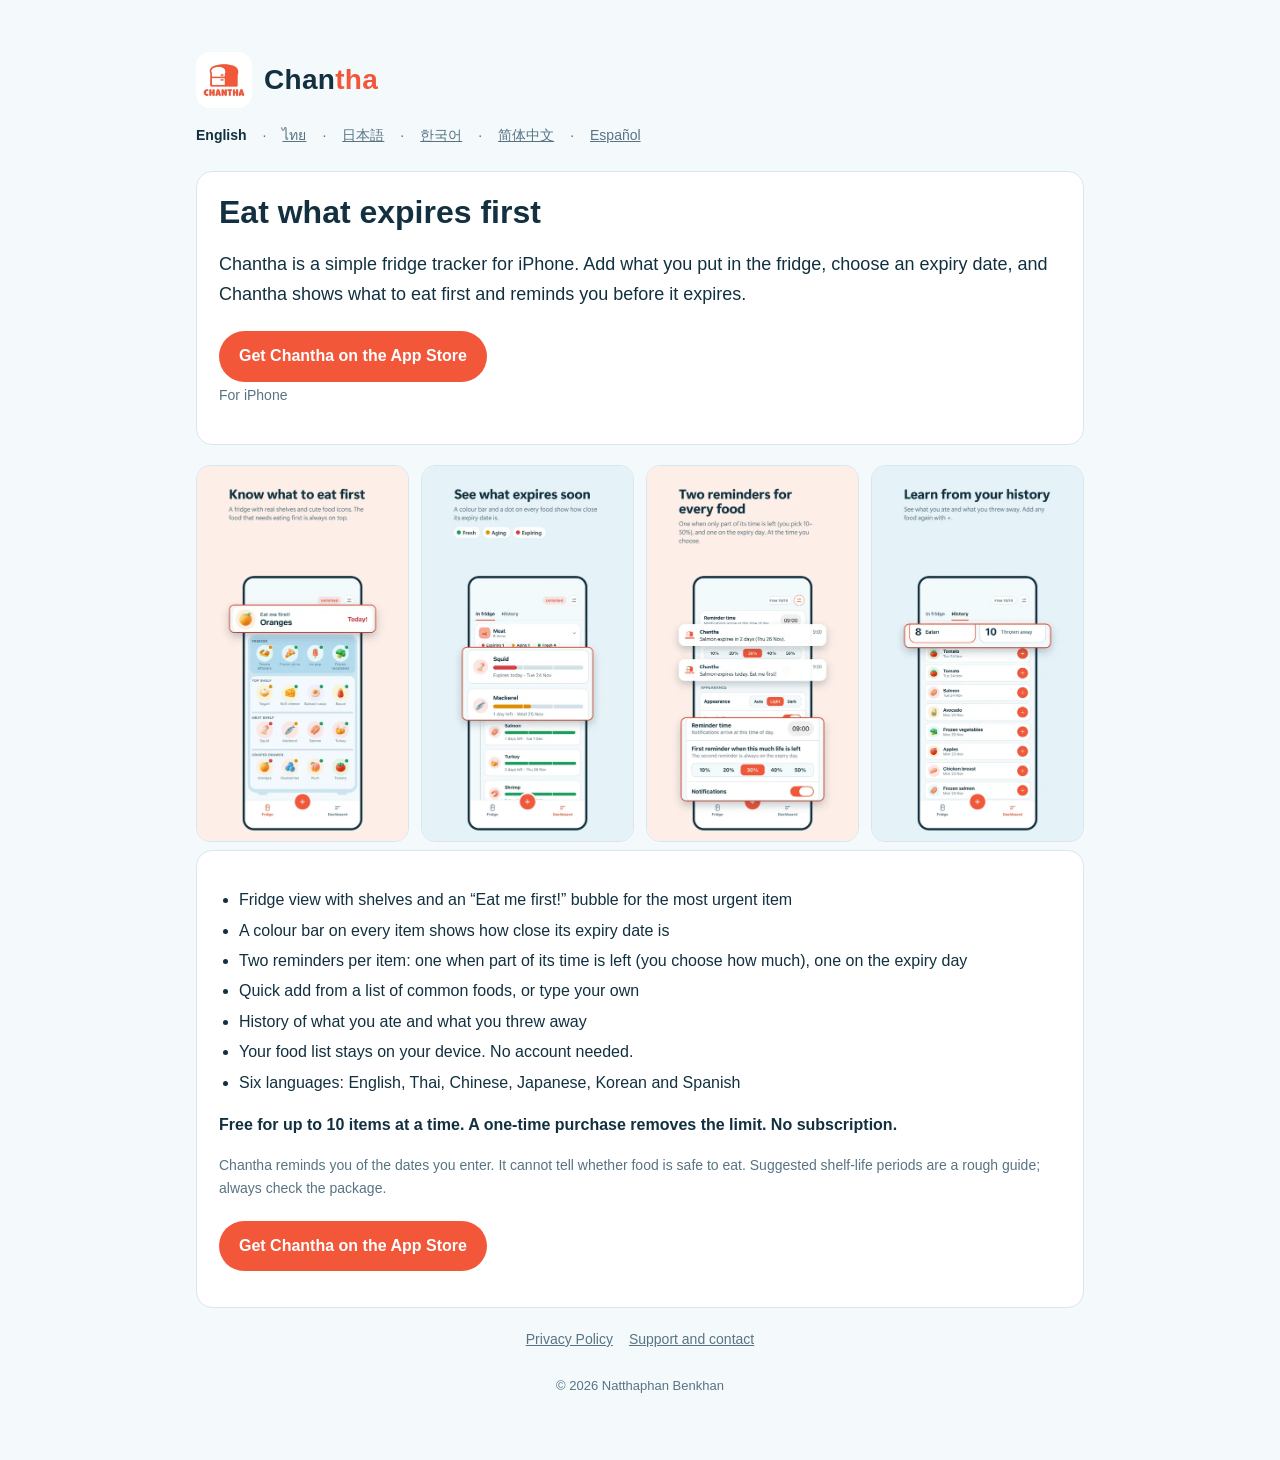
<file: index.html>
<!doctype html>
<html lang="en">
<head>
<meta charset="utf-8">
<meta name="viewport" content="width=device-width, initial-scale=1">
<title>Chantha – Food expiry reminder app for your fridge</title>
<meta name="description" content="Track the food in your fridge, see what to eat first and get two reminders before it expires. No account. Free for 10 items.">
<link rel="canonical" href="https://plainvvnl.github.io/chantha-legal/">
<link rel="alternate" hreflang="en" href="https://plainvvnl.github.io/chantha-legal/">
<link rel="alternate" hreflang="th" href="https://plainvvnl.github.io/chantha-legal/th/">
<link rel="alternate" hreflang="ja" href="https://plainvvnl.github.io/chantha-legal/ja/">
<link rel="alternate" hreflang="ko" href="https://plainvvnl.github.io/chantha-legal/ko/">
<link rel="alternate" hreflang="zh-Hans" href="https://plainvvnl.github.io/chantha-legal/zh/">
<link rel="alternate" hreflang="es" href="https://plainvvnl.github.io/chantha-legal/es/">
<link rel="alternate" hreflang="x-default" href="https://plainvvnl.github.io/chantha-legal/">
<meta property="og:title" content="Chantha – Food expiry reminder app for your fridge">
<meta property="og:description" content="Track the food in your fridge, see what to eat first and get two reminders before it expires. No account. Free for 10 items.">
<meta property="og:image" content="https://plainvvnl.github.io/chantha-legal/img/og-1024x500.jpg">
<meta property="og:url" content="https://plainvvnl.github.io/chantha-legal/">
<meta property="og:type" content="website">
<meta name="apple-itunes-app" content="app-id=6838303521">
<link rel="icon" href="img/icon-192.webp">
<link rel="apple-touch-icon" href="img/apple-touch-icon.png">
<link rel="stylesheet" href="style.css">
</head>
<body>
<main class="wide">
<header class="brand"><img src="img/icon-192.webp" width="56" height="56" alt=""><a href="">Chan<span>tha</span></a></header>
<nav class="langs" aria-label="Language"><strong>English</strong> · <a href="th/" hreflang="th" lang="th">ไทย</a> · <a href="ja/" hreflang="ja" lang="ja">日本語</a> · <a href="ko/" hreflang="ko" lang="ko">한국어</a> · <a href="zh/" hreflang="zh-Hans" lang="zh-Hans">简体中文</a> · <a href="es/" hreflang="es" lang="es">Español</a></nav>
<article class="hero">
<h1>Eat what expires first</h1>
<p class="lead">Chantha is a simple fridge tracker for iPhone. Add what you put in the fridge, choose an expiry date, and Chantha shows what to eat first and reminds you before it expires.</p>
<p><a class="cta" href="https://apps.apple.com/app/id6838303521">Get Chantha on the App Store</a><br><span class="meta">For iPhone</span></p>
</article>
<div class="shots">
<img src="img/01-fridge.webp" width="480" height="853" loading="lazy" alt="Fridge screen with shelves">
<img src="img/02-colours.webp" width="480" height="853" loading="lazy" alt="Colour bars show how close each date is">
<img src="img/03-reminders.webp" width="480" height="853" loading="lazy" alt="Two reminders per item">
<img src="img/06-history.webp" width="480" height="853" loading="lazy" alt="History of eaten and thrown away food">
</div>

<article>
<ul class="feats">
<li>Fridge view with shelves and an “Eat me first!” bubble for the most urgent item</li>
<li>A colour bar on every item shows how close its expiry date is</li>
<li>Two reminders per item: one when part of its time is left (you choose how much), one on the expiry day</li>
<li>Quick add from a list of common foods, or type your own</li>
<li>History of what you ate and what you threw away</li>
<li>Your food list stays on your device. No account needed.</li>
<li>Six languages: English, Thai, Chinese, Japanese, Korean and Spanish</li>
</ul>
<p><strong>Free for up to 10 items at a time. A one-time purchase removes the limit. No subscription.</strong></p>
<p class="meta">Chantha reminds you of the dates you enter. It cannot tell whether food is safe to eat. Suggested shelf-life periods are a rough guide; always check the package.</p>
<p><a class="cta" href="https://apps.apple.com/app/id6838303521">Get Chantha on the App Store</a></p>
</article>
<nav class="foot"><a href="privacy.html">Privacy Policy</a><a href="support.html">Support and contact</a></nav>
<footer>&copy; 2026 Natthaphan Benkhan</footer>
</main>
</body>
</html>
</file>
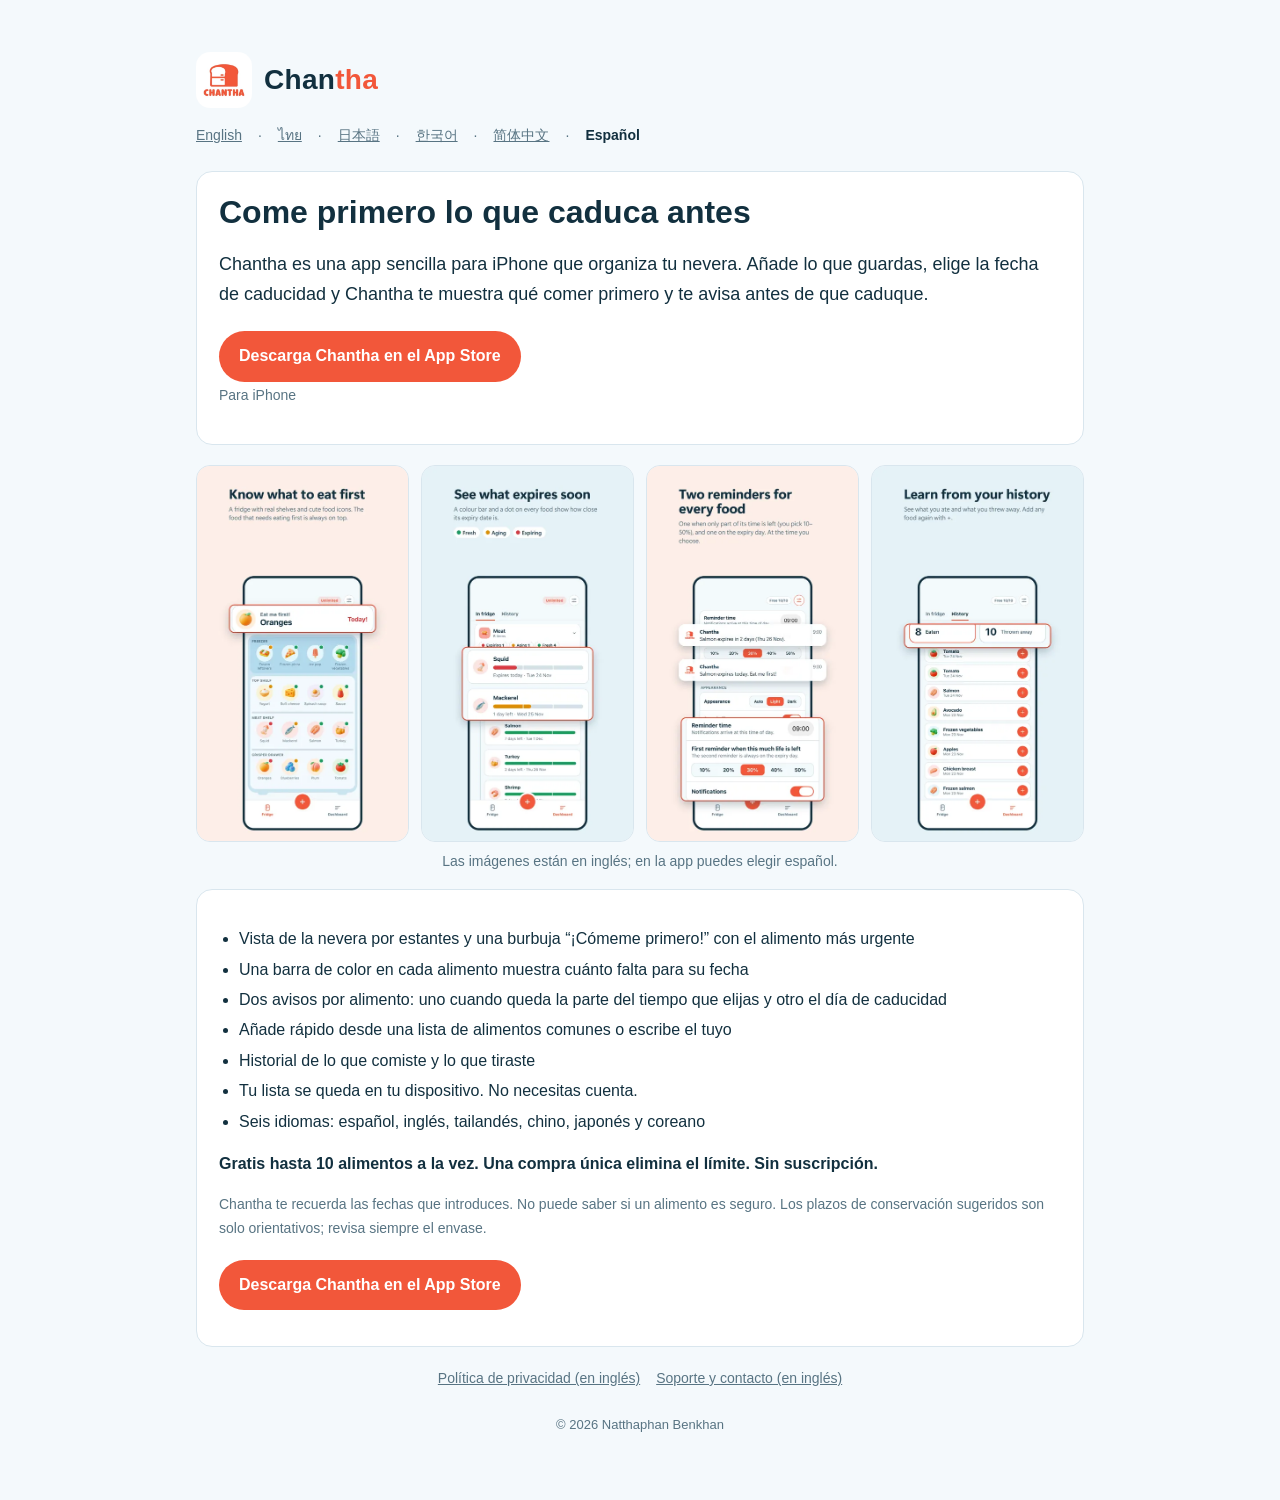
<file: es/index.html>
<!doctype html>
<html lang="es">
<head>
<meta charset="utf-8">
<meta name="viewport" content="width=device-width, initial-scale=1">
<title>Chantha – App para recordar la caducidad de los alimentos de tu nevera</title>
<meta name="description" content="Anota lo que hay en tu nevera, mira qué comer primero y recibe dos avisos antes de que caduque. Sin cuenta. Gratis hasta 10 alimentos.">
<link rel="canonical" href="https://plainvvnl.github.io/chantha-legal/es/">
<link rel="alternate" hreflang="en" href="https://plainvvnl.github.io/chantha-legal/">
<link rel="alternate" hreflang="th" href="https://plainvvnl.github.io/chantha-legal/th/">
<link rel="alternate" hreflang="ja" href="https://plainvvnl.github.io/chantha-legal/ja/">
<link rel="alternate" hreflang="ko" href="https://plainvvnl.github.io/chantha-legal/ko/">
<link rel="alternate" hreflang="zh-Hans" href="https://plainvvnl.github.io/chantha-legal/zh/">
<link rel="alternate" hreflang="es" href="https://plainvvnl.github.io/chantha-legal/es/">
<link rel="alternate" hreflang="x-default" href="https://plainvvnl.github.io/chantha-legal/">
<meta property="og:title" content="Chantha – App para recordar la caducidad de los alimentos de tu nevera">
<meta property="og:description" content="Anota lo que hay en tu nevera, mira qué comer primero y recibe dos avisos antes de que caduque. Sin cuenta. Gratis hasta 10 alimentos.">
<meta property="og:image" content="https://plainvvnl.github.io/chantha-legal/img/og-1024x500.jpg">
<meta property="og:url" content="https://plainvvnl.github.io/chantha-legal/es/">
<meta property="og:type" content="website">
<meta name="apple-itunes-app" content="app-id=6838303521">
<link rel="icon" href="../img/icon-192.webp">
<link rel="apple-touch-icon" href="../img/apple-touch-icon.png">
<link rel="stylesheet" href="../style.css">
</head>
<body>
<main class="wide">
<header class="brand"><img src="../img/icon-192.webp" width="56" height="56" alt=""><a href="../es/">Chan<span>tha</span></a></header>
<nav class="langs" aria-label="Idioma"><a href="../" hreflang="en" lang="en">English</a> · <a href="../th/" hreflang="th" lang="th">ไทย</a> · <a href="../ja/" hreflang="ja" lang="ja">日本語</a> · <a href="../ko/" hreflang="ko" lang="ko">한국어</a> · <a href="../zh/" hreflang="zh-Hans" lang="zh-Hans">简体中文</a> · <strong>Español</strong></nav>
<article class="hero">
<h1>Come primero lo que caduca antes</h1>
<p class="lead">Chantha es una app sencilla para iPhone que organiza tu nevera. Añade lo que guardas, elige la fecha de caducidad y Chantha te muestra qué comer primero y te avisa antes de que caduque.</p>
<p><a class="cta" href="https://apps.apple.com/app/id6838303521">Descarga Chantha en el App Store</a><br><span class="meta">Para iPhone</span></p>
</article>
<div class="shots">
<img src="../img/01-fridge.webp" width="480" height="853" loading="lazy" alt="Pantalla de la nevera por estantes">
<img src="../img/02-colours.webp" width="480" height="853" loading="lazy" alt="Barras de color según la fecha">
<img src="../img/03-reminders.webp" width="480" height="853" loading="lazy" alt="Dos avisos por alimento">
<img src="../img/06-history.webp" width="480" height="853" loading="lazy" alt="Historial de lo comido y lo tirado">
</div>
<p class="meta center">Las imágenes están en inglés; en la app puedes elegir español.</p>
<article>
<ul class="feats">
<li>Vista de la nevera por estantes y una burbuja “¡Cómeme primero!” con el alimento más urgente</li>
<li>Una barra de color en cada alimento muestra cuánto falta para su fecha</li>
<li>Dos avisos por alimento: uno cuando queda la parte del tiempo que elijas y otro el día de caducidad</li>
<li>Añade rápido desde una lista de alimentos comunes o escribe el tuyo</li>
<li>Historial de lo que comiste y lo que tiraste</li>
<li>Tu lista se queda en tu dispositivo. No necesitas cuenta.</li>
<li>Seis idiomas: español, inglés, tailandés, chino, japonés y coreano</li>
</ul>
<p><strong>Gratis hasta 10 alimentos a la vez. Una compra única elimina el límite. Sin suscripción.</strong></p>
<p class="meta">Chantha te recuerda las fechas que introduces. No puede saber si un alimento es seguro. Los plazos de conservación sugeridos son solo orientativos; revisa siempre el envase.</p>
<p><a class="cta" href="https://apps.apple.com/app/id6838303521">Descarga Chantha en el App Store</a></p>
</article>
<nav class="foot"><a href="../privacy.html">Política de privacidad (en inglés)</a><a href="../support.html">Soporte y contacto (en inglés)</a></nav>
<footer>&copy; 2026 Natthaphan Benkhan</footer>
</main>
</body>
</html>
</file>
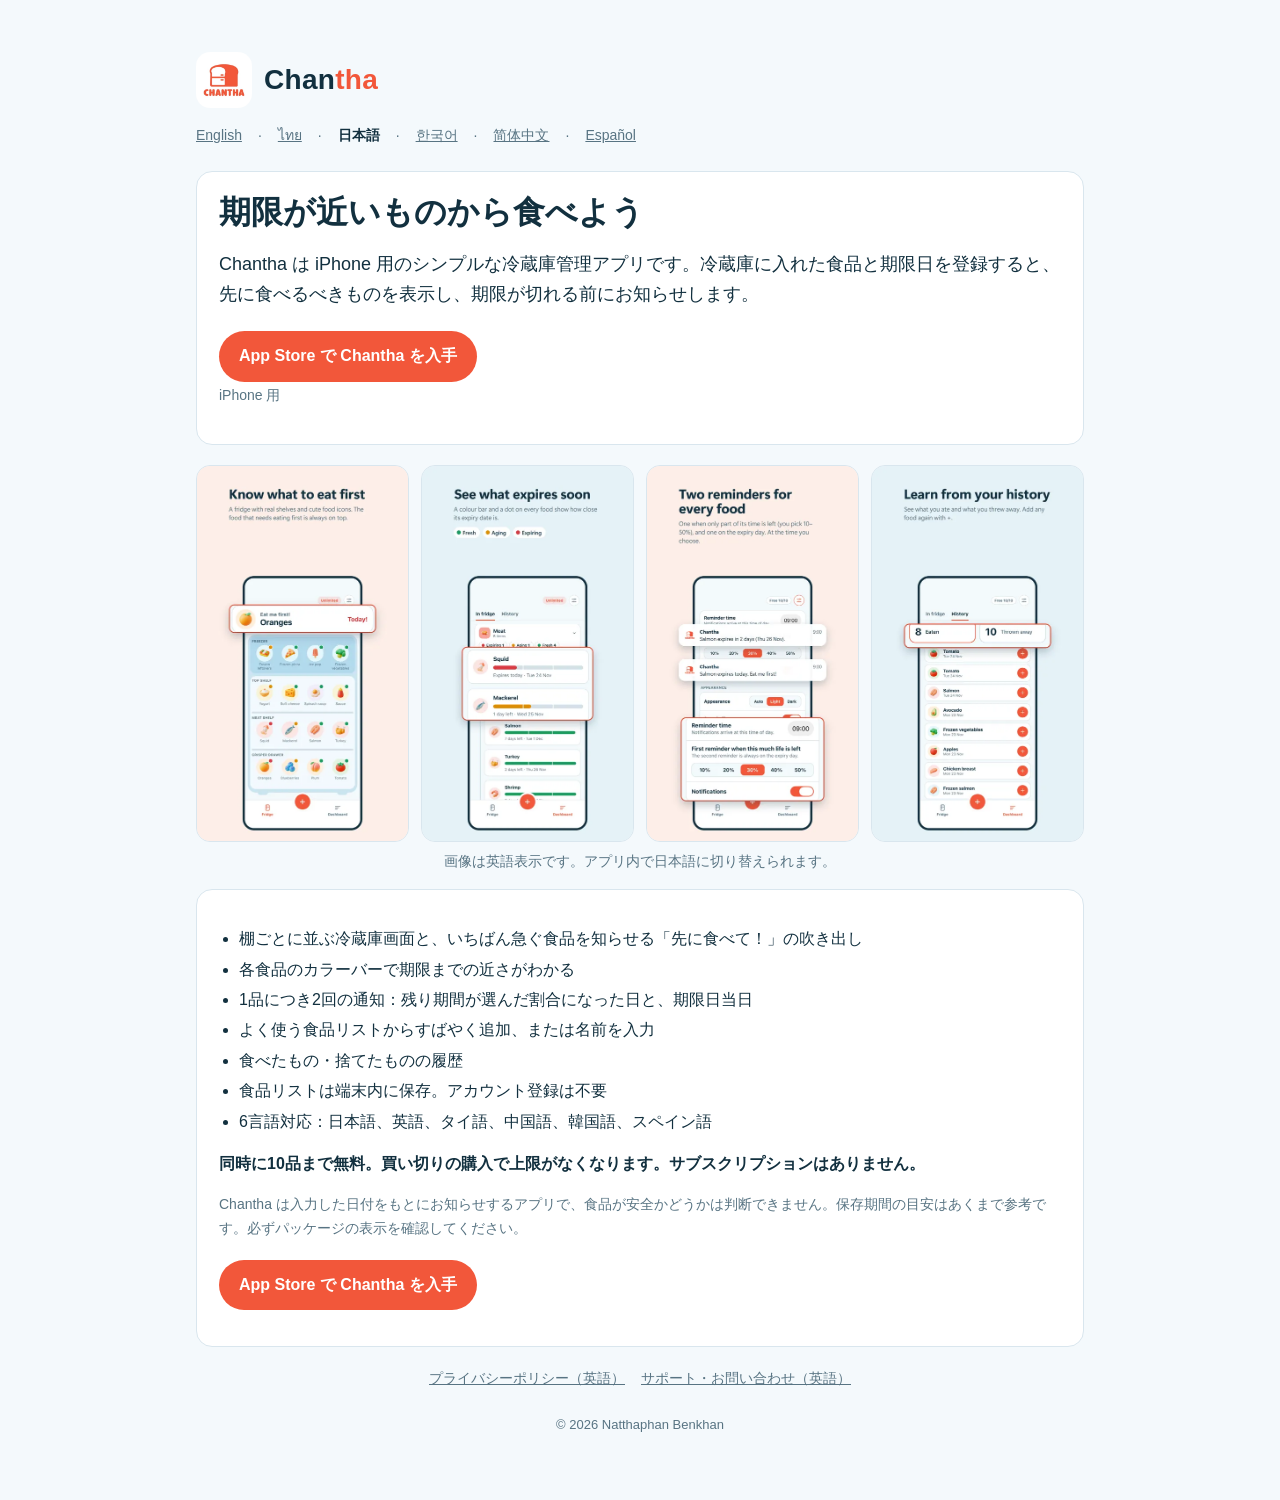
<file: ja/index.html>
<!doctype html>
<html lang="ja">
<head>
<meta charset="utf-8">
<meta name="viewport" content="width=device-width, initial-scale=1">
<title>Chantha – 冷蔵庫の賞味期限・消費期限を管理するアプリ</title>
<meta name="description" content="冷蔵庫の食品を記録して、先に食べるものがひと目でわかる。期限前に2回お知らせ。アカウント不要、10品まで無料。">
<link rel="canonical" href="https://plainvvnl.github.io/chantha-legal/ja/">
<link rel="alternate" hreflang="en" href="https://plainvvnl.github.io/chantha-legal/">
<link rel="alternate" hreflang="th" href="https://plainvvnl.github.io/chantha-legal/th/">
<link rel="alternate" hreflang="ja" href="https://plainvvnl.github.io/chantha-legal/ja/">
<link rel="alternate" hreflang="ko" href="https://plainvvnl.github.io/chantha-legal/ko/">
<link rel="alternate" hreflang="zh-Hans" href="https://plainvvnl.github.io/chantha-legal/zh/">
<link rel="alternate" hreflang="es" href="https://plainvvnl.github.io/chantha-legal/es/">
<link rel="alternate" hreflang="x-default" href="https://plainvvnl.github.io/chantha-legal/">
<meta property="og:title" content="Chantha – 冷蔵庫の賞味期限・消費期限を管理するアプリ">
<meta property="og:description" content="冷蔵庫の食品を記録して、先に食べるものがひと目でわかる。期限前に2回お知らせ。アカウント不要、10品まで無料。">
<meta property="og:image" content="https://plainvvnl.github.io/chantha-legal/img/og-1024x500.jpg">
<meta property="og:url" content="https://plainvvnl.github.io/chantha-legal/ja/">
<meta property="og:type" content="website">
<meta name="apple-itunes-app" content="app-id=6838303521">
<link rel="icon" href="../img/icon-192.webp">
<link rel="apple-touch-icon" href="../img/apple-touch-icon.png">
<link rel="stylesheet" href="../style.css">
</head>
<body>
<main class="wide">
<header class="brand"><img src="../img/icon-192.webp" width="56" height="56" alt=""><a href="../ja/">Chan<span>tha</span></a></header>
<nav class="langs" aria-label="言語"><a href="../" hreflang="en" lang="en">English</a> · <a href="../th/" hreflang="th" lang="th">ไทย</a> · <strong>日本語</strong> · <a href="../ko/" hreflang="ko" lang="ko">한국어</a> · <a href="../zh/" hreflang="zh-Hans" lang="zh-Hans">简体中文</a> · <a href="../es/" hreflang="es" lang="es">Español</a></nav>
<article class="hero">
<h1>期限が近いものから食べよう</h1>
<p class="lead">Chantha は iPhone 用のシンプルな冷蔵庫管理アプリです。冷蔵庫に入れた食品と期限日を登録すると、先に食べるべきものを表示し、期限が切れる前にお知らせします。</p>
<p><a class="cta" href="https://apps.apple.com/app/id6838303521">App Store で Chantha を入手</a><br><span class="meta">iPhone 用</span></p>
</article>
<div class="shots">
<img src="../img/01-fridge.webp" width="480" height="853" loading="lazy" alt="棚ごとの冷蔵庫画面">
<img src="../img/02-colours.webp" width="480" height="853" loading="lazy" alt="カラーバーで期限までの近さを表示">
<img src="../img/03-reminders.webp" width="480" height="853" loading="lazy" alt="1品につき2回の通知">
<img src="../img/06-history.webp" width="480" height="853" loading="lazy" alt="食べたもの・捨てたものの履歴">
</div>
<p class="meta center">画像は英語表示です。アプリ内で日本語に切り替えられます。</p>
<article>
<ul class="feats">
<li>棚ごとに並ぶ冷蔵庫画面と、いちばん急ぐ食品を知らせる「先に食べて！」の吹き出し</li>
<li>各食品のカラーバーで期限までの近さがわかる</li>
<li>1品につき2回の通知：残り期間が選んだ割合になった日と、期限日当日</li>
<li>よく使う食品リストからすばやく追加、または名前を入力</li>
<li>食べたもの・捨てたものの履歴</li>
<li>食品リストは端末内に保存。アカウント登録は不要</li>
<li>6言語対応：日本語、英語、タイ語、中国語、韓国語、スペイン語</li>
</ul>
<p><strong>同時に10品まで無料。買い切りの購入で上限がなくなります。サブスクリプションはありません。</strong></p>
<p class="meta">Chantha は入力した日付をもとにお知らせするアプリで、食品が安全かどうかは判断できません。保存期間の目安はあくまで参考です。必ずパッケージの表示を確認してください。</p>
<p><a class="cta" href="https://apps.apple.com/app/id6838303521">App Store で Chantha を入手</a></p>
</article>
<nav class="foot"><a href="../privacy.html">プライバシーポリシー（英語）</a><a href="../support.html">サポート・お問い合わせ（英語）</a></nav>
<footer>&copy; 2026 Natthaphan Benkhan</footer>
</main>
</body>
</html>
</file>
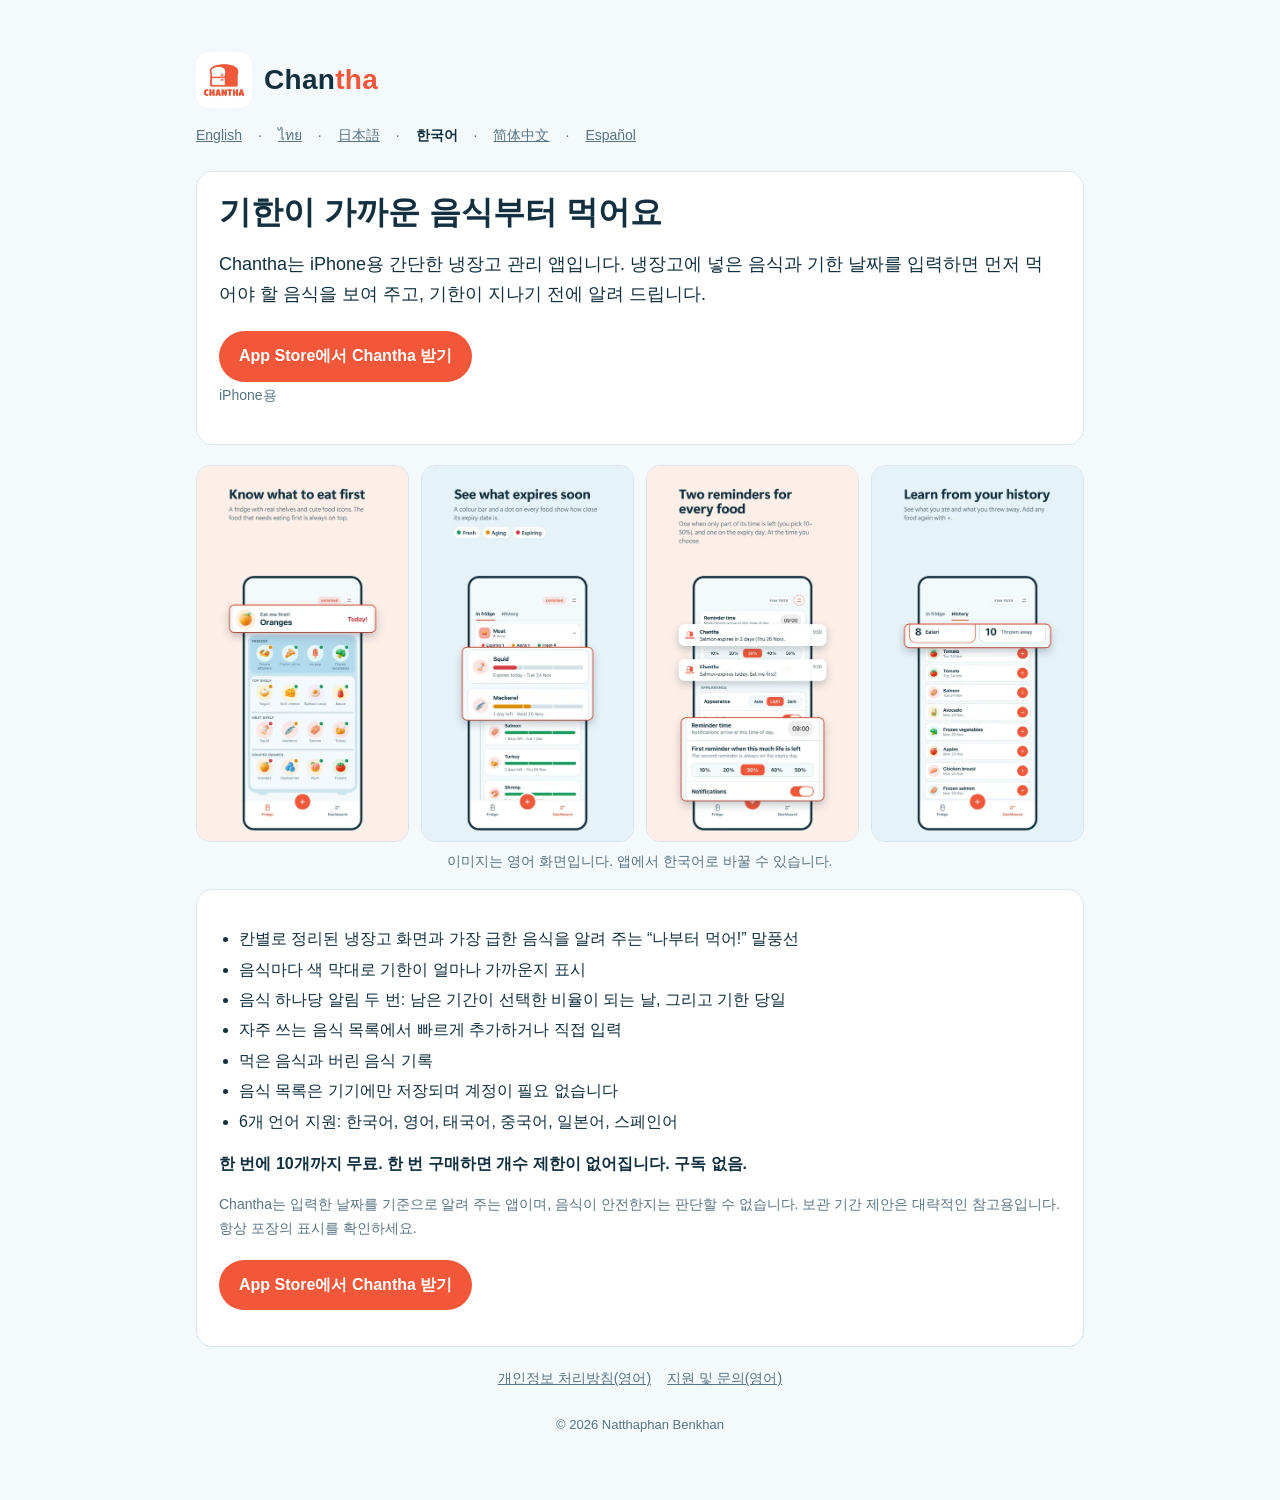
<file: ko/index.html>
<!doctype html>
<html lang="ko">
<head>
<meta charset="utf-8">
<meta name="viewport" content="width=device-width, initial-scale=1">
<title>Chantha – 냉장고 유통기한·소비기한 알림 앱</title>
<meta name="description" content="냉장고 속 음식을 기록하고 먼저 먹을 음식을 확인하세요. 기한 전에 두 번 알려 드려요. 계정 없이, 10개까지 무료.">
<link rel="canonical" href="https://plainvvnl.github.io/chantha-legal/ko/">
<link rel="alternate" hreflang="en" href="https://plainvvnl.github.io/chantha-legal/">
<link rel="alternate" hreflang="th" href="https://plainvvnl.github.io/chantha-legal/th/">
<link rel="alternate" hreflang="ja" href="https://plainvvnl.github.io/chantha-legal/ja/">
<link rel="alternate" hreflang="ko" href="https://plainvvnl.github.io/chantha-legal/ko/">
<link rel="alternate" hreflang="zh-Hans" href="https://plainvvnl.github.io/chantha-legal/zh/">
<link rel="alternate" hreflang="es" href="https://plainvvnl.github.io/chantha-legal/es/">
<link rel="alternate" hreflang="x-default" href="https://plainvvnl.github.io/chantha-legal/">
<meta property="og:title" content="Chantha – 냉장고 유통기한·소비기한 알림 앱">
<meta property="og:description" content="냉장고 속 음식을 기록하고 먼저 먹을 음식을 확인하세요. 기한 전에 두 번 알려 드려요. 계정 없이, 10개까지 무료.">
<meta property="og:image" content="https://plainvvnl.github.io/chantha-legal/img/og-1024x500.jpg">
<meta property="og:url" content="https://plainvvnl.github.io/chantha-legal/ko/">
<meta property="og:type" content="website">
<meta name="apple-itunes-app" content="app-id=6838303521">
<link rel="icon" href="../img/icon-192.webp">
<link rel="apple-touch-icon" href="../img/apple-touch-icon.png">
<link rel="stylesheet" href="../style.css">
</head>
<body>
<main class="wide">
<header class="brand"><img src="../img/icon-192.webp" width="56" height="56" alt=""><a href="../ko/">Chan<span>tha</span></a></header>
<nav class="langs" aria-label="언어"><a href="../" hreflang="en" lang="en">English</a> · <a href="../th/" hreflang="th" lang="th">ไทย</a> · <a href="../ja/" hreflang="ja" lang="ja">日本語</a> · <strong>한국어</strong> · <a href="../zh/" hreflang="zh-Hans" lang="zh-Hans">简体中文</a> · <a href="../es/" hreflang="es" lang="es">Español</a></nav>
<article class="hero">
<h1>기한이 가까운 음식부터 먹어요</h1>
<p class="lead">Chantha는 iPhone용 간단한 냉장고 관리 앱입니다. 냉장고에 넣은 음식과 기한 날짜를 입력하면 먼저 먹어야 할 음식을 보여 주고, 기한이 지나기 전에 알려 드립니다.</p>
<p><a class="cta" href="https://apps.apple.com/app/id6838303521">App Store에서 Chantha 받기</a><br><span class="meta">iPhone용</span></p>
</article>
<div class="shots">
<img src="../img/01-fridge.webp" width="480" height="853" loading="lazy" alt="칸별 냉장고 화면">
<img src="../img/02-colours.webp" width="480" height="853" loading="lazy" alt="색 막대로 기한까지의 거리 표시">
<img src="../img/03-reminders.webp" width="480" height="853" loading="lazy" alt="음식 하나당 알림 두 번">
<img src="../img/06-history.webp" width="480" height="853" loading="lazy" alt="먹은 음식과 버린 음식 기록">
</div>
<p class="meta center">이미지는 영어 화면입니다. 앱에서 한국어로 바꿀 수 있습니다.</p>
<article>
<ul class="feats">
<li>칸별로 정리된 냉장고 화면과 가장 급한 음식을 알려 주는 “나부터 먹어!” 말풍선</li>
<li>음식마다 색 막대로 기한이 얼마나 가까운지 표시</li>
<li>음식 하나당 알림 두 번: 남은 기간이 선택한 비율이 되는 날, 그리고 기한 당일</li>
<li>자주 쓰는 음식 목록에서 빠르게 추가하거나 직접 입력</li>
<li>먹은 음식과 버린 음식 기록</li>
<li>음식 목록은 기기에만 저장되며 계정이 필요 없습니다</li>
<li>6개 언어 지원: 한국어, 영어, 태국어, 중국어, 일본어, 스페인어</li>
</ul>
<p><strong>한 번에 10개까지 무료. 한 번 구매하면 개수 제한이 없어집니다. 구독 없음.</strong></p>
<p class="meta">Chantha는 입력한 날짜를 기준으로 알려 주는 앱이며, 음식이 안전한지는 판단할 수 없습니다. 보관 기간 제안은 대략적인 참고용입니다. 항상 포장의 표시를 확인하세요.</p>
<p><a class="cta" href="https://apps.apple.com/app/id6838303521">App Store에서 Chantha 받기</a></p>
</article>
<nav class="foot"><a href="../privacy.html">개인정보 처리방침(영어)</a><a href="../support.html">지원 및 문의(영어)</a></nav>
<footer>&copy; 2026 Natthaphan Benkhan</footer>
</main>
</body>
</html>
</file>
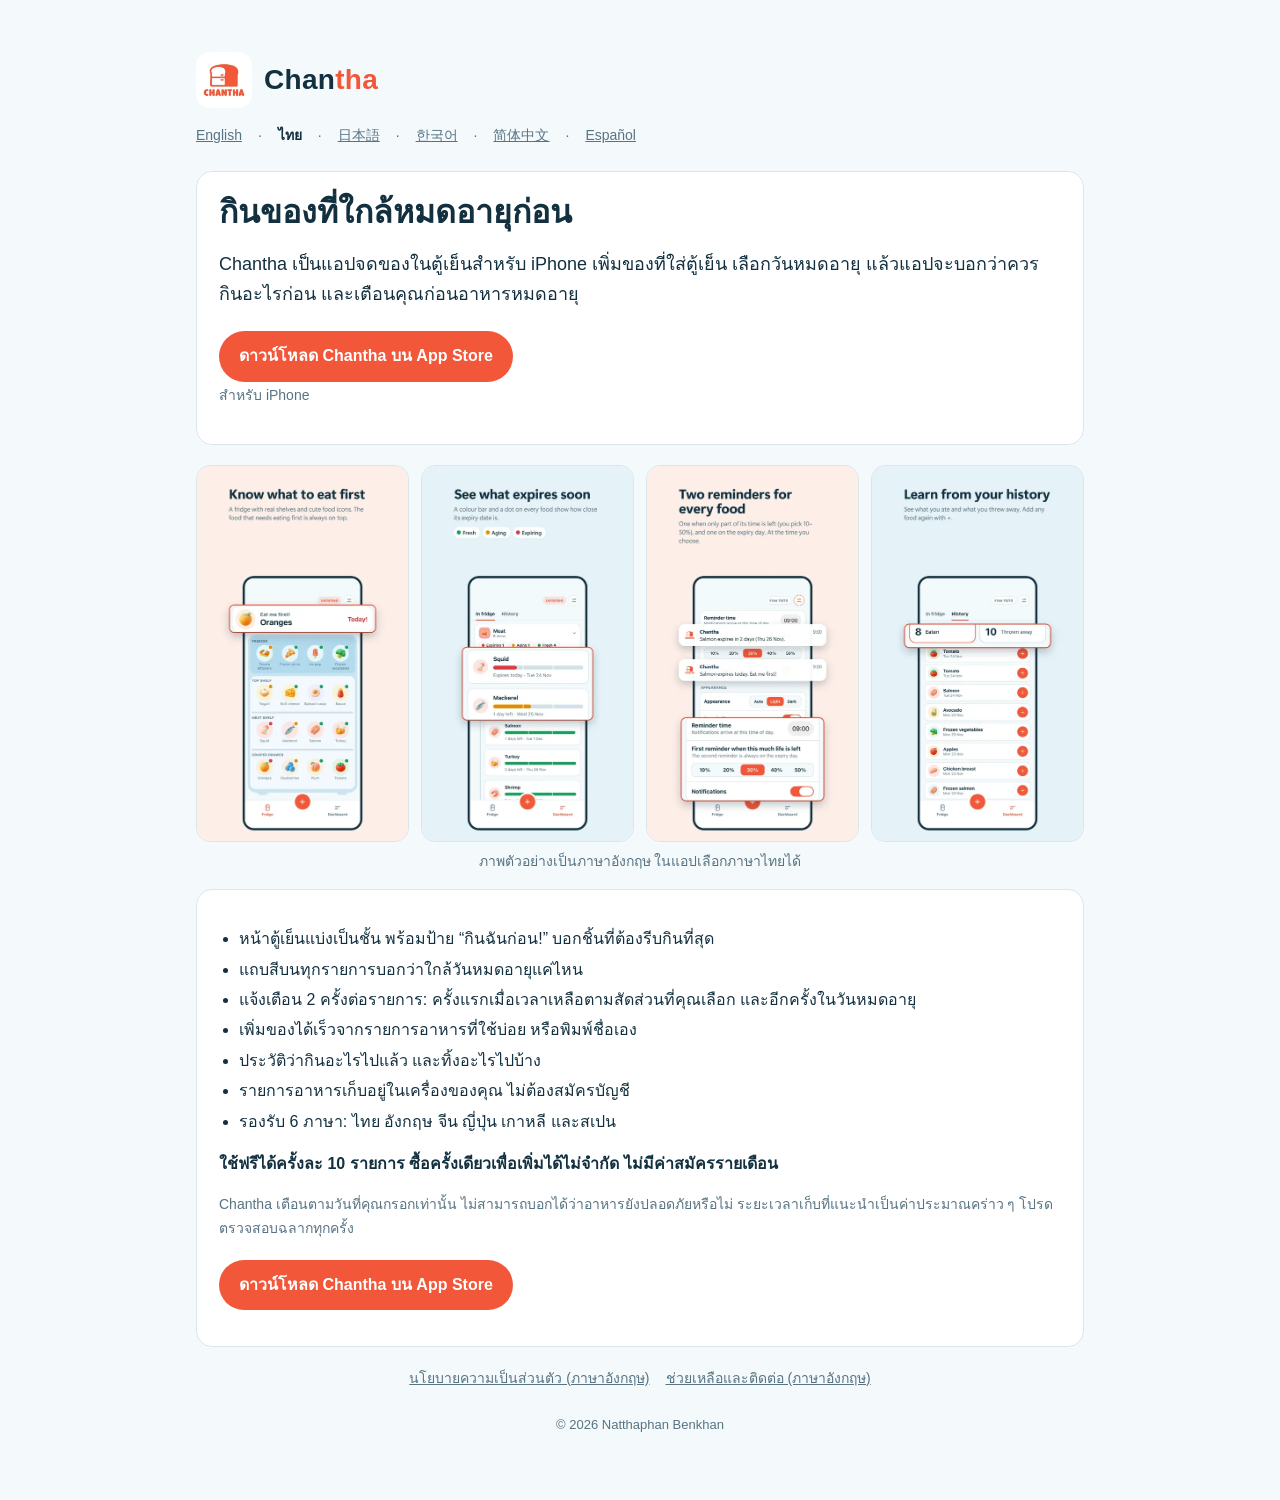
<file: th/index.html>
<!doctype html>
<html lang="th">
<head>
<meta charset="utf-8">
<meta name="viewport" content="width=device-width, initial-scale=1">
<title>Chantha – แอปเตือนวันหมดอายุอาหารในตู้เย็น</title>
<meta name="description" content="จดของในตู้เย็น รู้ว่าควรกินอะไรก่อน และรับการแจ้งเตือนก่อนอาหารหมดอายุ ไม่ต้องสมัครบัญชี ใช้ฟรี 10 รายการ">
<link rel="canonical" href="https://plainvvnl.github.io/chantha-legal/th/">
<link rel="alternate" hreflang="en" href="https://plainvvnl.github.io/chantha-legal/">
<link rel="alternate" hreflang="th" href="https://plainvvnl.github.io/chantha-legal/th/">
<link rel="alternate" hreflang="ja" href="https://plainvvnl.github.io/chantha-legal/ja/">
<link rel="alternate" hreflang="ko" href="https://plainvvnl.github.io/chantha-legal/ko/">
<link rel="alternate" hreflang="zh-Hans" href="https://plainvvnl.github.io/chantha-legal/zh/">
<link rel="alternate" hreflang="es" href="https://plainvvnl.github.io/chantha-legal/es/">
<link rel="alternate" hreflang="x-default" href="https://plainvvnl.github.io/chantha-legal/">
<meta property="og:title" content="Chantha – แอปเตือนวันหมดอายุอาหารในตู้เย็น">
<meta property="og:description" content="จดของในตู้เย็น รู้ว่าควรกินอะไรก่อน และรับการแจ้งเตือนก่อนอาหารหมดอายุ ไม่ต้องสมัครบัญชี ใช้ฟรี 10 รายการ">
<meta property="og:image" content="https://plainvvnl.github.io/chantha-legal/img/og-1024x500.jpg">
<meta property="og:url" content="https://plainvvnl.github.io/chantha-legal/th/">
<meta property="og:type" content="website">
<meta name="apple-itunes-app" content="app-id=6838303521">
<link rel="icon" href="../img/icon-192.webp">
<link rel="apple-touch-icon" href="../img/apple-touch-icon.png">
<link rel="stylesheet" href="../style.css">
</head>
<body>
<main class="wide">
<header class="brand"><img src="../img/icon-192.webp" width="56" height="56" alt=""><a href="../th/">Chan<span>tha</span></a></header>
<nav class="langs" aria-label="ภาษา"><a href="../" hreflang="en" lang="en">English</a> · <strong>ไทย</strong> · <a href="../ja/" hreflang="ja" lang="ja">日本語</a> · <a href="../ko/" hreflang="ko" lang="ko">한국어</a> · <a href="../zh/" hreflang="zh-Hans" lang="zh-Hans">简体中文</a> · <a href="../es/" hreflang="es" lang="es">Español</a></nav>
<article class="hero">
<h1>กินของที่ใกล้หมดอายุก่อน</h1>
<p class="lead">Chantha เป็นแอปจดของในตู้เย็นสำหรับ iPhone เพิ่มของที่ใส่ตู้เย็น เลือกวันหมดอายุ แล้วแอปจะบอกว่าควรกินอะไรก่อน และเตือนคุณก่อนอาหารหมดอายุ</p>
<p><a class="cta" href="https://apps.apple.com/app/id6838303521">ดาวน์โหลด Chantha บน App Store</a><br><span class="meta">สำหรับ iPhone</span></p>
</article>
<div class="shots">
<img src="../img/01-fridge.webp" width="480" height="853" loading="lazy" alt="หน้าตู้เย็นแบ่งเป็นชั้น">
<img src="../img/02-colours.webp" width="480" height="853" loading="lazy" alt="แถบสีบอกความใกล้วันหมดอายุ">
<img src="../img/03-reminders.webp" width="480" height="853" loading="lazy" alt="แจ้งเตือน 2 ครั้งต่อรายการ">
<img src="../img/06-history.webp" width="480" height="853" loading="lazy" alt="ประวัติของที่กินและทิ้ง">
</div>
<p class="meta center">ภาพตัวอย่างเป็นภาษาอังกฤษ ในแอปเลือกภาษาไทยได้</p>
<article>
<ul class="feats">
<li>หน้าตู้เย็นแบ่งเป็นชั้น พร้อมป้าย “กินฉันก่อน!” บอกชิ้นที่ต้องรีบกินที่สุด</li>
<li>แถบสีบนทุกรายการบอกว่าใกล้วันหมดอายุแค่ไหน</li>
<li>แจ้งเตือน 2 ครั้งต่อรายการ: ครั้งแรกเมื่อเวลาเหลือตามสัดส่วนที่คุณเลือก และอีกครั้งในวันหมดอายุ</li>
<li>เพิ่มของได้เร็วจากรายการอาหารที่ใช้บ่อย หรือพิมพ์ชื่อเอง</li>
<li>ประวัติว่ากินอะไรไปแล้ว และทิ้งอะไรไปบ้าง</li>
<li>รายการอาหารเก็บอยู่ในเครื่องของคุณ ไม่ต้องสมัครบัญชี</li>
<li>รองรับ 6 ภาษา: ไทย อังกฤษ จีน ญี่ปุ่น เกาหลี และสเปน</li>
</ul>
<p><strong>ใช้ฟรีได้ครั้งละ 10 รายการ ซื้อครั้งเดียวเพื่อเพิ่มได้ไม่จำกัด ไม่มีค่าสมัครรายเดือน</strong></p>
<p class="meta">Chantha เตือนตามวันที่คุณกรอกเท่านั้น ไม่สามารถบอกได้ว่าอาหารยังปลอดภัยหรือไม่ ระยะเวลาเก็บที่แนะนำเป็นค่าประมาณคร่าว ๆ โปรดตรวจสอบฉลากทุกครั้ง</p>
<p><a class="cta" href="https://apps.apple.com/app/id6838303521">ดาวน์โหลด Chantha บน App Store</a></p>
</article>
<nav class="foot"><a href="../privacy.html">นโยบายความเป็นส่วนตัว (ภาษาอังกฤษ)</a><a href="../support.html">ช่วยเหลือและติดต่อ (ภาษาอังกฤษ)</a></nav>
<footer>&copy; 2026 Natthaphan Benkhan</footer>
</main>
</body>
</html>
</file>
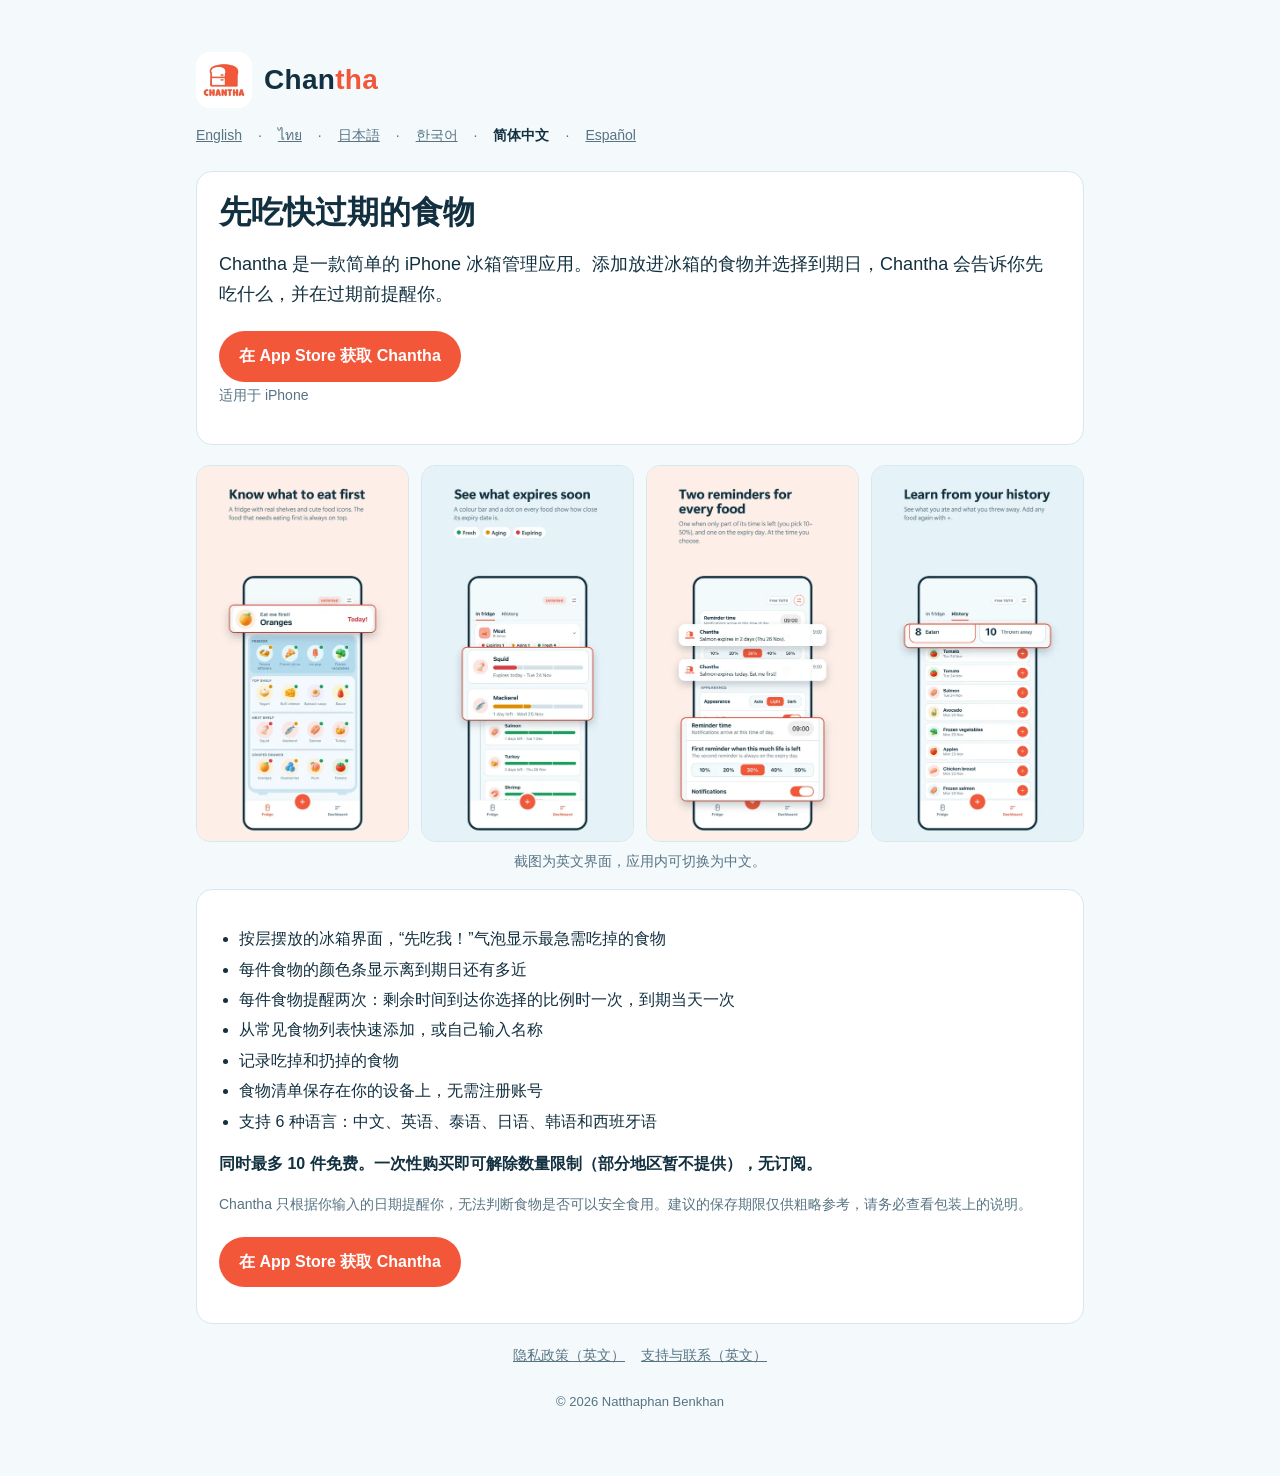
<file: zh/index.html>
<!doctype html>
<html lang="zh-Hans">
<head>
<meta charset="utf-8">
<meta name="viewport" content="width=device-width, initial-scale=1">
<title>Chantha – 冰箱食物保质期提醒应用</title>
<meta name="description" content="记录冰箱里的食物，一眼看出先吃什么，到期前提醒两次。无需注册账号，10 件以内免费。">
<link rel="canonical" href="https://plainvvnl.github.io/chantha-legal/zh/">
<link rel="alternate" hreflang="en" href="https://plainvvnl.github.io/chantha-legal/">
<link rel="alternate" hreflang="th" href="https://plainvvnl.github.io/chantha-legal/th/">
<link rel="alternate" hreflang="ja" href="https://plainvvnl.github.io/chantha-legal/ja/">
<link rel="alternate" hreflang="ko" href="https://plainvvnl.github.io/chantha-legal/ko/">
<link rel="alternate" hreflang="zh-Hans" href="https://plainvvnl.github.io/chantha-legal/zh/">
<link rel="alternate" hreflang="es" href="https://plainvvnl.github.io/chantha-legal/es/">
<link rel="alternate" hreflang="x-default" href="https://plainvvnl.github.io/chantha-legal/">
<meta property="og:title" content="Chantha – 冰箱食物保质期提醒应用">
<meta property="og:description" content="记录冰箱里的食物，一眼看出先吃什么，到期前提醒两次。无需注册账号，10 件以内免费。">
<meta property="og:image" content="https://plainvvnl.github.io/chantha-legal/img/og-1024x500.jpg">
<meta property="og:url" content="https://plainvvnl.github.io/chantha-legal/zh/">
<meta property="og:type" content="website">
<meta name="apple-itunes-app" content="app-id=6838303521">
<link rel="icon" href="../img/icon-192.webp">
<link rel="apple-touch-icon" href="../img/apple-touch-icon.png">
<link rel="stylesheet" href="../style.css">
</head>
<body>
<main class="wide">
<header class="brand"><img src="../img/icon-192.webp" width="56" height="56" alt=""><a href="../zh/">Chan<span>tha</span></a></header>
<nav class="langs" aria-label="语言"><a href="../" hreflang="en" lang="en">English</a> · <a href="../th/" hreflang="th" lang="th">ไทย</a> · <a href="../ja/" hreflang="ja" lang="ja">日本語</a> · <a href="../ko/" hreflang="ko" lang="ko">한국어</a> · <strong>简体中文</strong> · <a href="../es/" hreflang="es" lang="es">Español</a></nav>
<article class="hero">
<h1>先吃快过期的食物</h1>
<p class="lead">Chantha 是一款简单的 iPhone 冰箱管理应用。添加放进冰箱的食物并选择到期日，Chantha 会告诉你先吃什么，并在过期前提醒你。</p>
<p><a class="cta" href="https://apps.apple.com/app/id6838303521">在 App Store 获取 Chantha</a><br><span class="meta">适用于 iPhone</span></p>
</article>
<div class="shots">
<img src="../img/01-fridge.webp" width="480" height="853" loading="lazy" alt="按层摆放的冰箱界面">
<img src="../img/02-colours.webp" width="480" height="853" loading="lazy" alt="颜色条显示离到期日的远近">
<img src="../img/03-reminders.webp" width="480" height="853" loading="lazy" alt="每件食物提醒两次">
<img src="../img/06-history.webp" width="480" height="853" loading="lazy" alt="吃掉和扔掉的记录">
</div>
<p class="meta center">截图为英文界面，应用内可切换为中文。</p>
<article>
<ul class="feats">
<li>按层摆放的冰箱界面，“先吃我！”气泡显示最急需吃掉的食物</li>
<li>每件食物的颜色条显示离到期日还有多近</li>
<li>每件食物提醒两次：剩余时间到达你选择的比例时一次，到期当天一次</li>
<li>从常见食物列表快速添加，或自己输入名称</li>
<li>记录吃掉和扔掉的食物</li>
<li>食物清单保存在你的设备上，无需注册账号</li>
<li>支持 6 种语言：中文、英语、泰语、日语、韩语和西班牙语</li>
</ul>
<p><strong>同时最多 10 件免费。一次性购买即可解除数量限制（部分地区暂不提供），无订阅。</strong></p>
<p class="meta">Chantha 只根据你输入的日期提醒你，无法判断食物是否可以安全食用。建议的保存期限仅供粗略参考，请务必查看包装上的说明。</p>
<p><a class="cta" href="https://apps.apple.com/app/id6838303521">在 App Store 获取 Chantha</a></p>
</article>
<nav class="foot"><a href="../privacy.html">隐私政策（英文）</a><a href="../support.html">支持与联系（英文）</a></nav>
<footer>&copy; 2026 Natthaphan Benkhan</footer>
</main>
</body>
</html>
</file>
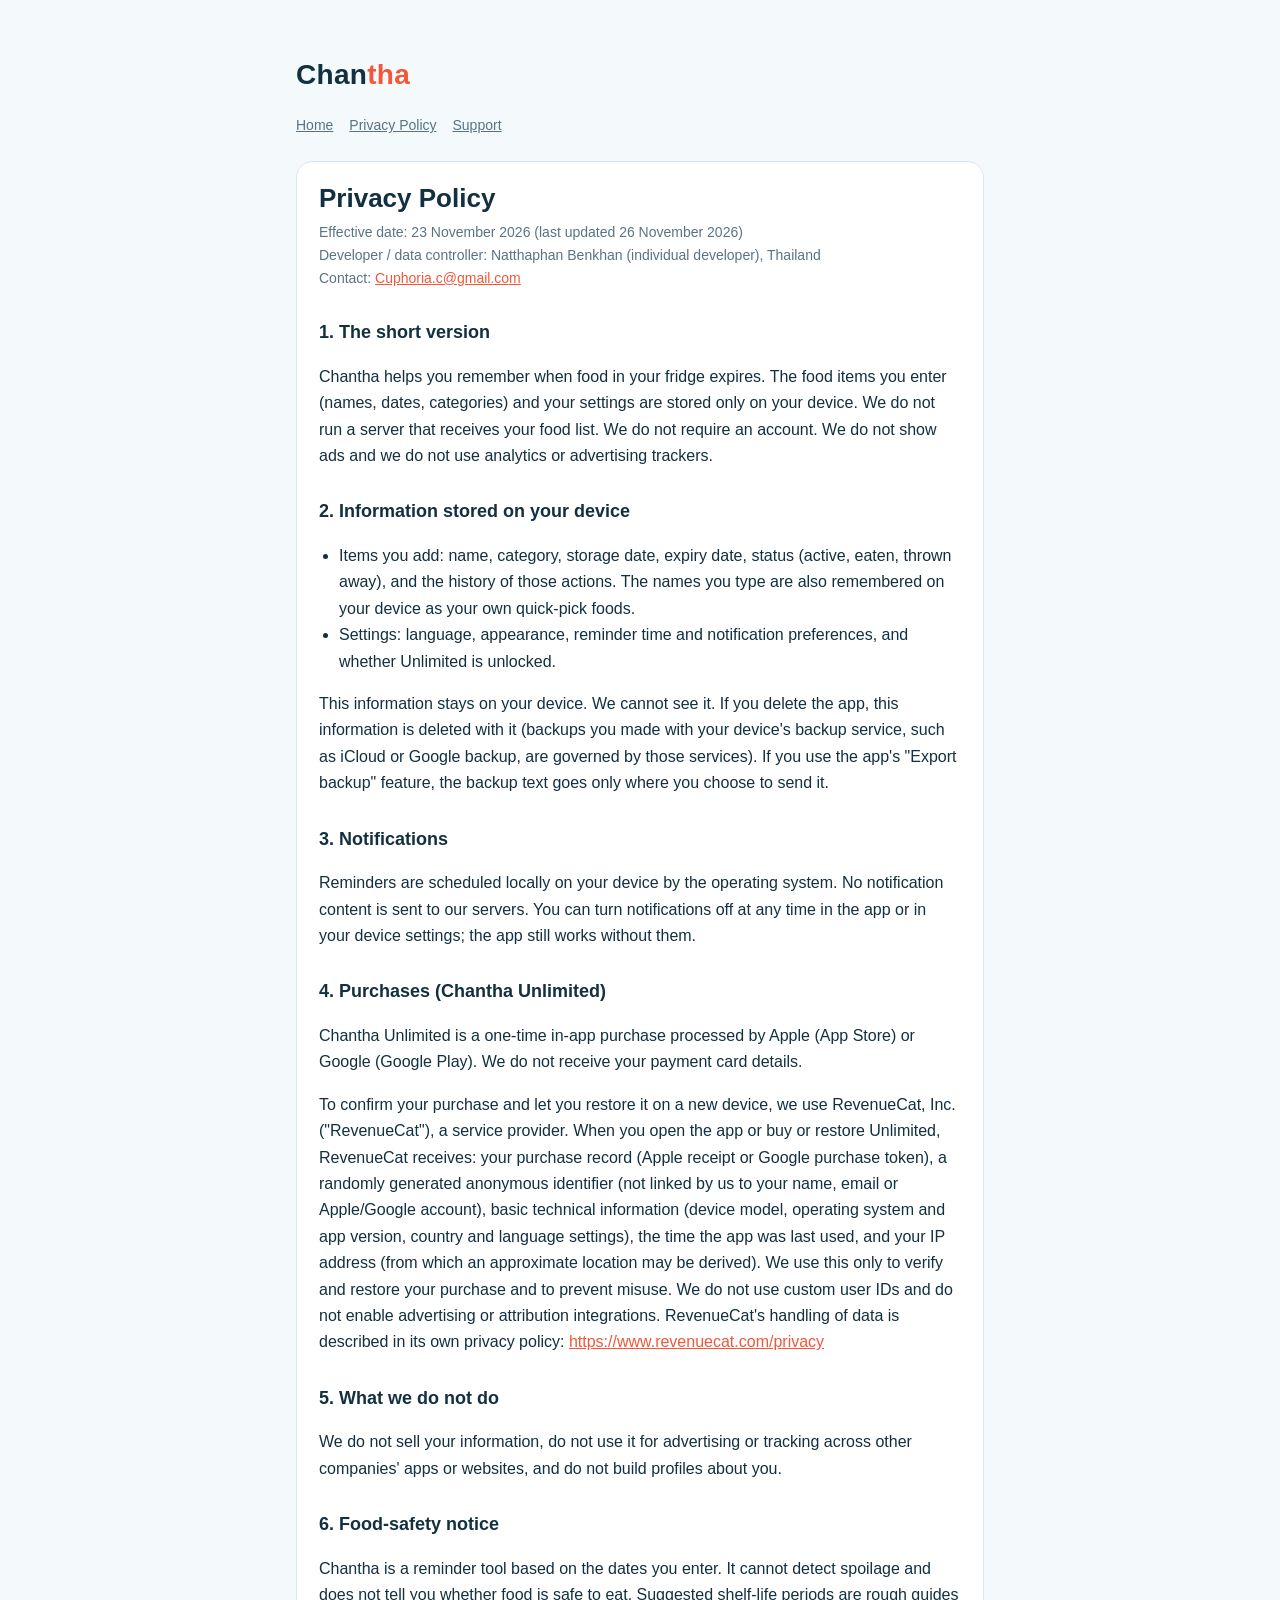
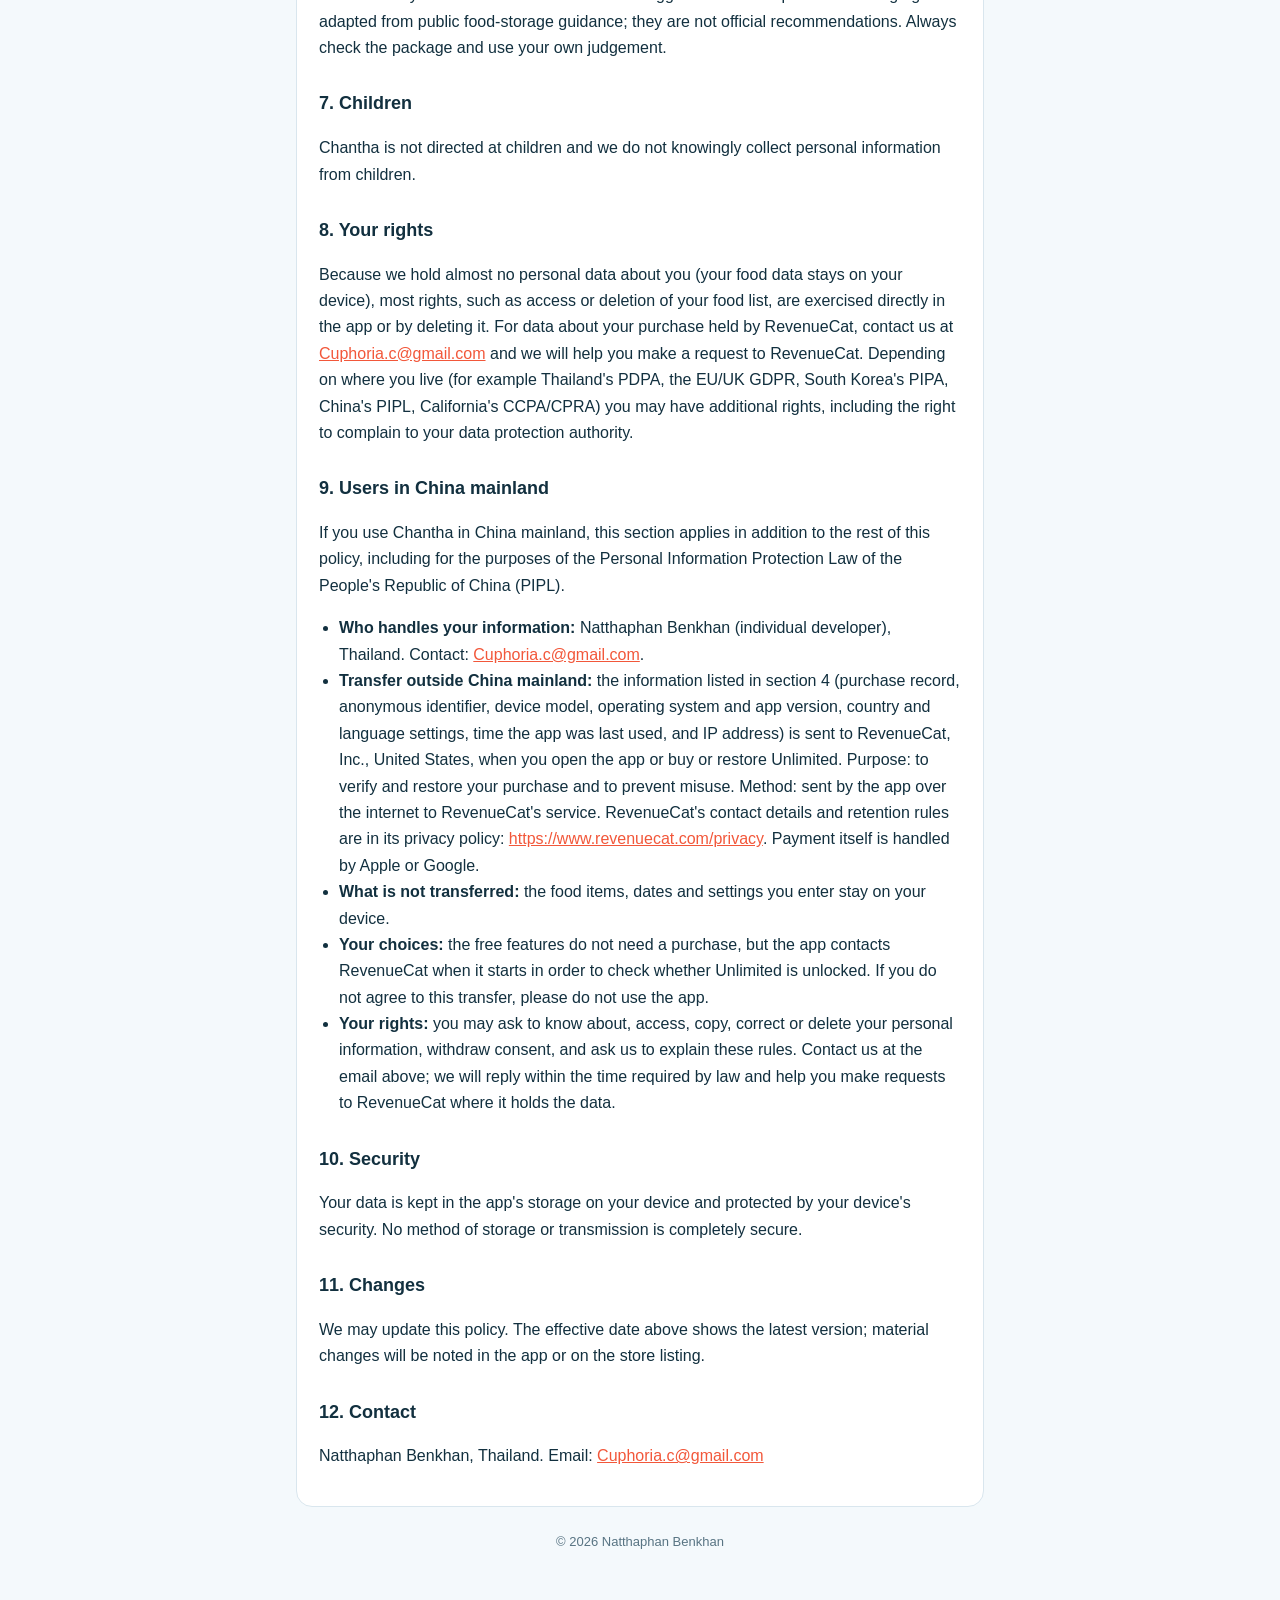
<file: privacy.html>
<!doctype html>
<html lang="en">
<head>
<meta charset="utf-8">
<meta name="viewport" content="width=device-width, initial-scale=1">
<title>Privacy Policy – Chantha</title>
<meta name="description" content="Privacy Policy for Chantha, a food expiry reminder app.">
<link rel="stylesheet" href="style.css">
</head>
<body>
<main>
<header><a href="./">Chan<span>tha</span></a></header>
<nav><a href="./">Home</a><a href="privacy.html">Privacy Policy</a><a href="support.html">Support</a></nav>
<article>
<h1>Privacy Policy</h1>
<p class="meta">Effective date: 23 November 2026 (last updated 26 November 2026)<br>Developer / data controller: Natthaphan Benkhan (individual developer), Thailand<br>Contact: <a href="mailto:Cuphoria.c@gmail.com">Cuphoria.c@gmail.com</a></p>

<h2>1. The short version</h2>
<p>Chantha helps you remember when food in your fridge expires. The food items you enter (names, dates, categories) and your settings are stored only on your device. We do not run a server that receives your food list. We do not require an account. We do not show ads and we do not use analytics or advertising trackers.</p>

<h2>2. Information stored on your device</h2>
<ul>
<li>Items you add: name, category, storage date, expiry date, status (active, eaten, thrown away), and the history of those actions. The names you type are also remembered on your device as your own quick-pick foods.</li>
<li>Settings: language, appearance, reminder time and notification preferences, and whether Unlimited is unlocked.</li>
</ul>
<p>This information stays on your device. We cannot see it. If you delete the app, this information is deleted with it (backups you made with your device's backup service, such as iCloud or Google backup, are governed by those services). If you use the app's "Export backup" feature, the backup text goes only where you choose to send it.</p>

<h2>3. Notifications</h2>
<p>Reminders are scheduled locally on your device by the operating system. No notification content is sent to our servers. You can turn notifications off at any time in the app or in your device settings; the app still works without them.</p>

<h2>4. Purchases (Chantha Unlimited)</h2>
<p>Chantha Unlimited is a one-time in-app purchase processed by Apple (App Store) or Google (Google Play). We do not receive your payment card details.</p>
<p>To confirm your purchase and let you restore it on a new device, we use RevenueCat, Inc. ("RevenueCat"), a service provider. When you open the app or buy or restore Unlimited, RevenueCat receives: your purchase record (Apple receipt or Google purchase token), a randomly generated anonymous identifier (not linked by us to your name, email or Apple/Google account), basic technical information (device model, operating system and app version, country and language settings), the time the app was last used, and your IP address (from which an approximate location may be derived). We use this only to verify and restore your purchase and to prevent misuse. We do not use custom user IDs and do not enable advertising or attribution integrations. RevenueCat's handling of data is described in its own privacy policy: <a href="https://www.revenuecat.com/privacy">https://www.revenuecat.com/privacy</a></p>

<h2>5. What we do not do</h2>
<p>We do not sell your information, do not use it for advertising or tracking across other companies' apps or websites, and do not build profiles about you.</p>

<h2>6. Food-safety notice</h2>
<p>Chantha is a reminder tool based on the dates you enter. It cannot detect spoilage and does not tell you whether food is safe to eat. Suggested shelf-life periods are rough guides adapted from public food-storage guidance; they are not official recommendations. Always check the package and use your own judgement.</p>

<h2>7. Children</h2>
<p>Chantha is not directed at children and we do not knowingly collect personal information from children.</p>

<h2>8. Your rights</h2>
<p>Because we hold almost no personal data about you (your food data stays on your device), most rights, such as access or deletion of your food list, are exercised directly in the app or by deleting it. For data about your purchase held by RevenueCat, contact us at <a href="mailto:Cuphoria.c@gmail.com">Cuphoria.c@gmail.com</a> and we will help you make a request to RevenueCat. Depending on where you live (for example Thailand's PDPA, the EU/UK GDPR, South Korea's PIPA, China's PIPL, California's CCPA/CPRA) you may have additional rights, including the right to complain to your data protection authority.</p>

<h2>9. Users in China mainland</h2>
<p>If you use Chantha in China mainland, this section applies in addition to the rest of this policy, including for the purposes of the Personal Information Protection Law of the People's Republic of China (PIPL).</p>
<ul>
<li><strong>Who handles your information:</strong> Natthaphan Benkhan (individual developer), Thailand. Contact: <a href="mailto:Cuphoria.c@gmail.com">Cuphoria.c@gmail.com</a>.</li>
<li><strong>Transfer outside China mainland:</strong> the information listed in section 4 (purchase record, anonymous identifier, device model, operating system and app version, country and language settings, time the app was last used, and IP address) is sent to RevenueCat, Inc., United States, when you open the app or buy or restore Unlimited. Purpose: to verify and restore your purchase and to prevent misuse. Method: sent by the app over the internet to RevenueCat's service. RevenueCat's contact details and retention rules are in its privacy policy: <a href="https://www.revenuecat.com/privacy">https://www.revenuecat.com/privacy</a>. Payment itself is handled by Apple or Google.</li>
<li><strong>What is not transferred:</strong> the food items, dates and settings you enter stay on your device.</li>
<li><strong>Your choices:</strong> the free features do not need a purchase, but the app contacts RevenueCat when it starts in order to check whether Unlimited is unlocked. If you do not agree to this transfer, please do not use the app.</li>
<li><strong>Your rights:</strong> you may ask to know about, access, copy, correct or delete your personal information, withdraw consent, and ask us to explain these rules. Contact us at the email above; we will reply within the time required by law and help you make requests to RevenueCat where it holds the data.</li>
</ul>

<h2>10. Security</h2>
<p>Your data is kept in the app's storage on your device and protected by your device's security. No method of storage or transmission is completely secure.</p>

<h2>11. Changes</h2>
<p>We may update this policy. The effective date above shows the latest version; material changes will be noted in the app or on the store listing.</p>

<h2>12. Contact</h2>
<p>Natthaphan Benkhan, Thailand. Email: <a href="mailto:Cuphoria.c@gmail.com">Cuphoria.c@gmail.com</a></p>
</article>
<footer>&copy; 2026 Natthaphan Benkhan</footer>
</main>
</body>
</html>
</file>
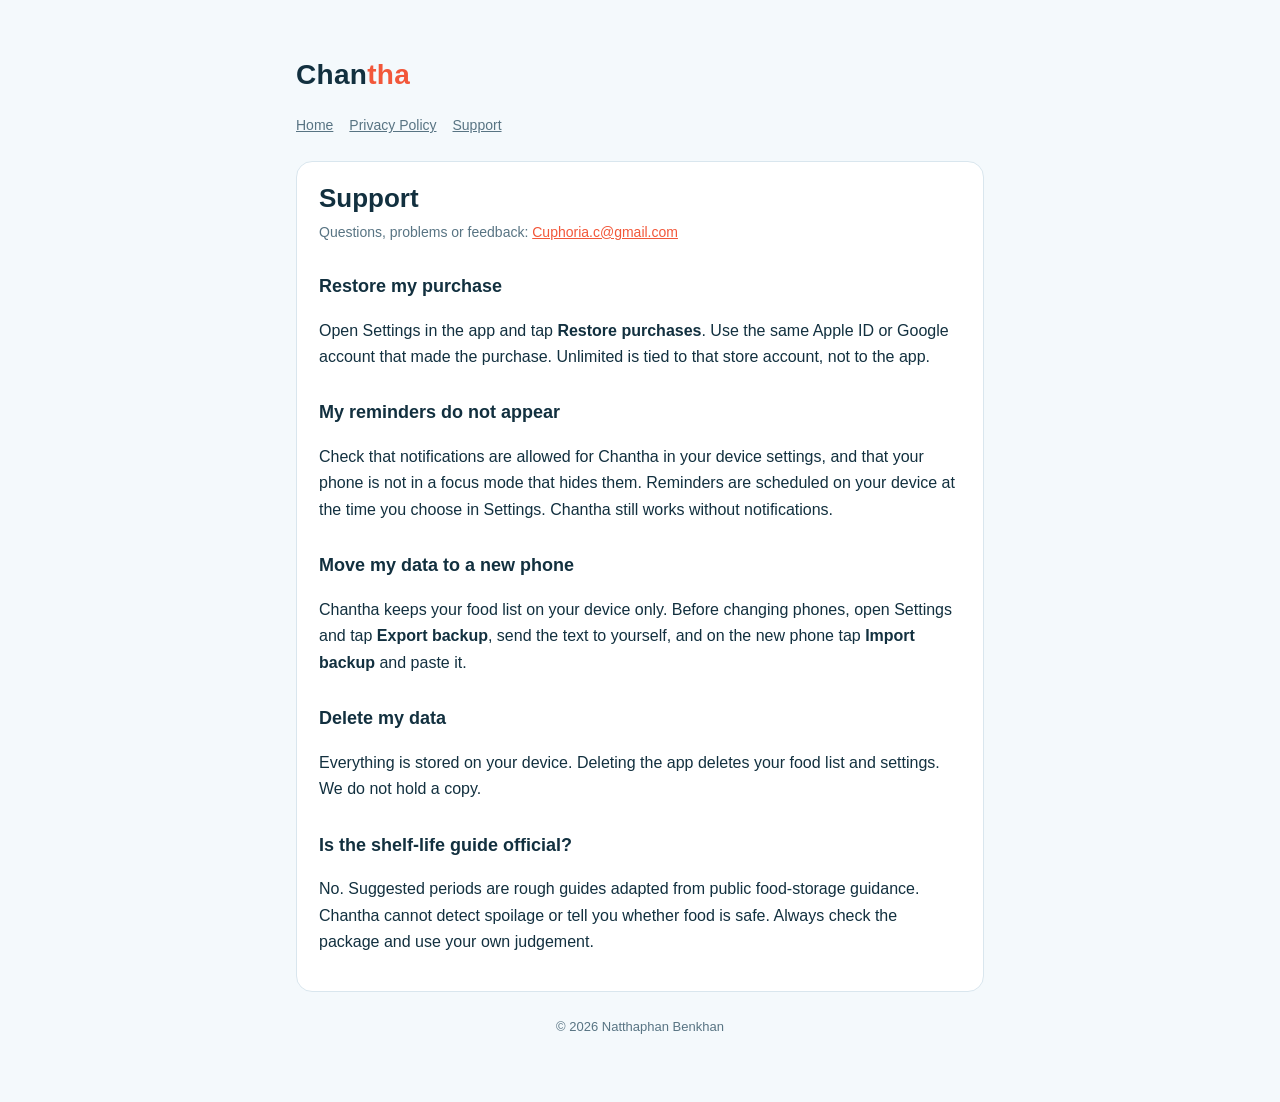
<file: support.html>
<!doctype html>
<html lang="en">
<head>
<meta charset="utf-8">
<meta name="viewport" content="width=device-width, initial-scale=1">
<title>Support – Chantha</title>
<meta name="description" content="Support and contact information for Chantha, a food expiry reminder app.">
<link rel="stylesheet" href="style.css">
</head>
<body>
<main>
<header><a href="./">Chan<span>tha</span></a></header>
<nav><a href="./">Home</a><a href="privacy.html">Privacy Policy</a><a href="support.html">Support</a></nav>
<article>
<h1>Support</h1>
<p class="meta">Questions, problems or feedback: <a href="mailto:Cuphoria.c@gmail.com">Cuphoria.c@gmail.com</a></p>

<h2>Restore my purchase</h2>
<p>Open Settings in the app and tap <strong>Restore purchases</strong>. Use the same Apple ID or Google account that made the purchase. Unlimited is tied to that store account, not to the app.</p>

<h2>My reminders do not appear</h2>
<p>Check that notifications are allowed for Chantha in your device settings, and that your phone is not in a focus mode that hides them. Reminders are scheduled on your device at the time you choose in Settings. Chantha still works without notifications.</p>

<h2>Move my data to a new phone</h2>
<p>Chantha keeps your food list on your device only. Before changing phones, open Settings and tap <strong>Export backup</strong>, send the text to yourself, and on the new phone tap <strong>Import backup</strong> and paste it.</p>

<h2>Delete my data</h2>
<p>Everything is stored on your device. Deleting the app deletes your food list and settings. We do not hold a copy.</p>

<h2>Is the shelf-life guide official?</h2>
<p>No. Suggested periods are rough guides adapted from public food-storage guidance. Chantha cannot detect spoilage or tell you whether food is safe. Always check the package and use your own judgement.</p>
</article>
<footer>&copy; 2026 Natthaphan Benkhan</footer>
</main>
</body>
</html>
</file>
<file: style.css>
:root {
  --bg: #f4f9fc;
  --card: #ffffff;
  --ink: #12303f;
  --muted: #587483;
  --line: #d9e6ee;
  --accent: #f2573a;
}
@media (prefers-color-scheme: dark) {
  :root {
    --bg: #0e1f29;
    --card: #14303f;
    --ink: #e8f1f6;
    --muted: #9db6c3;
    --line: #25485a;
    --accent: #ff7a5e;
  }
}
* { box-sizing: border-box; }
body {
  margin: 0;
  background: var(--bg);
  color: var(--ink);
  font: 16px/1.65 -apple-system, BlinkMacSystemFont, "Segoe UI", Roboto, "Noto Sans", Helvetica, Arial, sans-serif;
}
main { max-width: 720px; margin: 0 auto; padding: 24px 16px 64px; }
header { padding: 28px 0 8px; }
header a { color: var(--ink); text-decoration: none; font-weight: 800; font-size: 28px; letter-spacing: 0.3px; }
header span { color: var(--accent); }
nav { margin: 8px 0 24px; display: flex; gap: 16px; flex-wrap: wrap; font-size: 14px; }
nav a { color: var(--muted); }
article { background: var(--card); border: 1px solid var(--line); border-radius: 16px; padding: 20px 22px; }
h1 { font-size: 26px; line-height: 1.25; margin: 0 0 6px; }
h2 { font-size: 18px; margin: 28px 0 6px; }
p, li { color: var(--ink); }
.meta { color: var(--muted); font-size: 14px; margin: 0 0 16px; }
a { color: var(--accent); }
ul { padding-left: 20px; }
footer { margin-top: 24px; color: var(--muted); font-size: 13px; text-align: center; }

/* Landing pages (tools/site/build-landing.js) */
main.wide { max-width: 920px; }
.brand { display: flex; align-items: center; gap: 12px; }
.brand img { border-radius: 14px; }
.langs { font-size: 14px; color: var(--muted); }
.langs strong { color: var(--ink); }
.hero h1 { font-size: 32px; }
.lead { font-size: 18px; }
.cta { display: inline-block; background: var(--accent); color: #fff; text-decoration: none; font-weight: 700; padding: 12px 20px; border-radius: 999px; margin-top: 4px; }
.shots { display: grid; grid-template-columns: repeat(4, 1fr); gap: 12px; margin: 20px 0 8px; }
.shots img { width: 100%; height: auto; border-radius: 14px; border: 1px solid var(--line); }
@media (max-width: 640px) { .shots { grid-template-columns: repeat(2, 1fr); } .hero h1 { font-size: 26px; } }
.feats li { margin: 4px 0; }
.center { text-align: center; }
nav.foot { justify-content: center; margin-top: 20px; }
</file>
